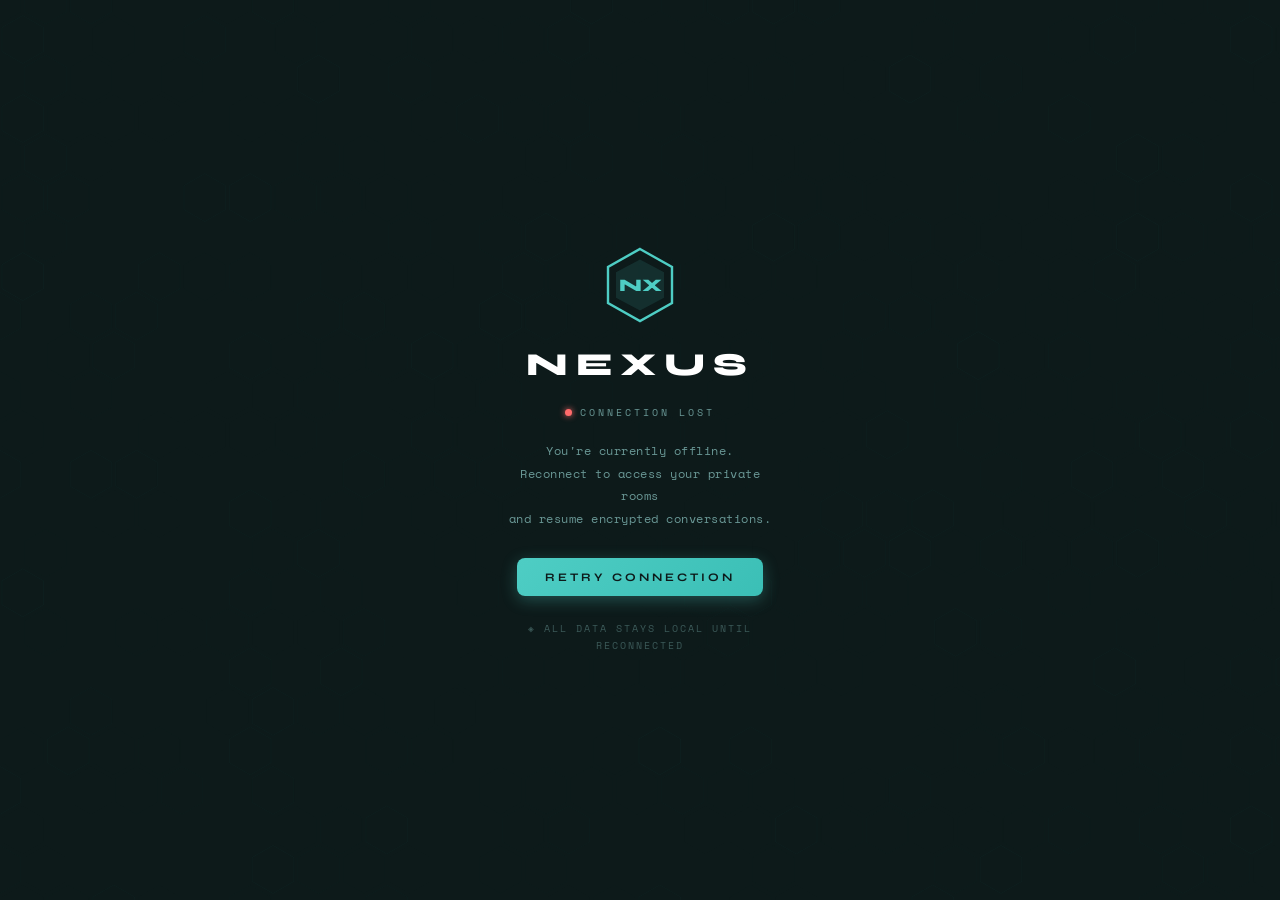
<file: offline.html>
<!DOCTYPE html>
<html lang="en">
<head>
  <meta charset="UTF-8" />
  <meta name="viewport" content="width=device-width, initial-scale=1.0, maximum-scale=1.0, user-scalable=no" />
  <title>NEXUS · Offline</title>
  <meta name="theme-color" content="#0d1a1a" />
  <link rel="preconnect" href="https://fonts.googleapis.com" />
  <link href="https://fonts.googleapis.com/css2?family=Space+Mono:wght@400;700&family=Syne:wght@700;800&display=swap" rel="stylesheet" />
  <style>
    :root {
      --teal: #4ecdc4;
      --bg:   #0d1a1a;
      --text: #cce8e6;
      --text2: #6a9896;
    }
    *, *::before, *::after { box-sizing: border-box; margin: 0; padding: 0; }
    html, body {
      height: 100%; background: var(--bg); color: var(--text);
      font-family: 'Space Mono', monospace;
      display: flex; align-items: center; justify-content: center;
      overflow: hidden;
    }

    /* Animated hex grid */
    canvas {
      position: fixed; inset: 0; width: 100%; height: 100%;
      opacity: 0.3; z-index: 0;
    }

    .wrap {
      position: relative; z-index: 1;
      display: flex; flex-direction: column; align-items: center;
      gap: 20px; text-align: center; padding: 32px;
      animation: fade-up 0.6s ease both;
    }
    @keyframes fade-up { from{opacity:0;transform:translateY(20px)} to{opacity:1;transform:none} }

    .hex-icon {
      width: 80px; height: 80px;
      animation: hex-glow 2.5s ease-in-out infinite;
    }
    @keyframes hex-glow {
      0%,100% { filter: drop-shadow(0 0 8px rgba(78,205,196,0.4)); }
      50%      { filter: drop-shadow(0 0 20px rgba(78,205,196,0.9)); }
    }
    .hex-icon svg { width: 100%; height: 100%; }

    h1 {
      font-family: 'Syne', sans-serif;
      font-size: 2rem; font-weight: 800; letter-spacing: 8px; color: #fff;
    }

    .status-row {
      display: flex; align-items: center; gap: 8px;
      font-size: 0.65rem; letter-spacing: 3px; color: var(--text2);
    }
    .status-dot {
      width: 7px; height: 7px; border-radius: 50%;
      background: #ff6b6b; box-shadow: 0 0 6px #ff6b6b;
      animation: blink 1.5s ease-in-out infinite;
    }
    @keyframes blink { 0%,100%{opacity:1} 50%{opacity:0.3} }

    p {
      font-size: 0.78rem; color: var(--text2);
      line-height: 1.8; max-width: 280px; letter-spacing: 0.5px;
    }

    .retry-btn {
      margin-top: 8px; padding: 12px 28px;
      background: linear-gradient(135deg, var(--teal), #3bbfb6);
      border: none; border-radius: 8px;
      color: var(--bg); font-family: 'Syne', sans-serif;
      font-size: 0.72rem; font-weight: 700; letter-spacing: 3px;
      cursor: pointer; transition: all 0.2s;
      box-shadow: 0 4px 16px rgba(78,205,196,0.3);
    }
    .retry-btn:hover { transform: translateY(-1px); box-shadow: 0 6px 22px rgba(78,205,196,0.45); }
    .retry-btn:active { transform: scale(0.97); }

    .enc-note {
      font-size: 0.6rem; color: var(--text2); opacity: 0.5;
      letter-spacing: 2px; margin-top: 4px;
    }
  </style>
</head>
<body>

<canvas id="c"></canvas>

<div class="wrap">
  <div class="hex-icon">
    <svg viewBox="0 0 100 100" fill="none">
      <polygon points="50,5 90,27.5 90,72.5 50,95 10,72.5 10,27.5"
               stroke="var(--teal)" stroke-width="3" fill="none"/>
      <polygon points="50,18 80,34 80,66 50,82 20,66 20,34"
               fill="var(--teal)" opacity="0.12"/>
      <text x="50" y="58" text-anchor="middle"
            font-family="Syne" font-weight="800" font-size="22" fill="var(--teal)">NX</text>
    </svg>
  </div>

  <h1>NEXUS</h1>

  <div class="status-row">
    <div class="status-dot"></div>
    <span>CONNECTION LOST</span>
  </div>

  <p>
    You're currently offline.<br/>
    Reconnect to access your private rooms<br/>
    and resume encrypted conversations.
  </p>

  <button class="retry-btn" onclick="window.location.reload()">
    RETRY CONNECTION
  </button>

  <p class="enc-note">◈ ALL DATA STAYS LOCAL UNTIL RECONNECTED</p>
</div>

<script>
  // Mini hex canvas (same as splash background)
  (function() {
    const canvas = document.getElementById('c');
    const ctx    = canvas.getContext('2d');
    let W, H, hexes = [];

    function resize() {
      W = canvas.width  = canvas.offsetWidth;
      H = canvas.height = canvas.offsetHeight;
      build();
    }

    function build() {
      hexes = [];
      const size = 26, dx = size * 1.75, dy = size * 1.52;
      for (let row = -1; row < H / dy + 2; row++) {
        for (let col = -1; col < W / dx + 2; col++) {
          hexes.push({
            x: col * dx + (row % 2 === 0 ? 0 : dx / 2),
            y: row * dy,
            alpha: Math.random() * 0.1 + 0.02,
            phase: Math.random() * Math.PI * 2,
            speed: 0.003 + Math.random() * 0.004,
          });
        }
      }
    }

    function hexPath(x, y, r) {
      ctx.beginPath();
      for (let i = 0; i < 6; i++) {
        const a = Math.PI / 180 * (60 * i - 30);
        i === 0
          ? ctx.moveTo(x + r * Math.cos(a), y + r * Math.sin(a))
          : ctx.lineTo(x + r * Math.cos(a), y + r * Math.sin(a));
      }
      ctx.closePath();
    }

    function draw() {
      ctx.clearRect(0, 0, W, H);
      hexes.forEach(h => {
        h.phase += h.speed;
        const a = h.alpha * (0.5 + 0.5 * Math.sin(h.phase));
        ctx.strokeStyle = `rgba(78,205,196,${a})`;
        ctx.lineWidth = 0.8;
        hexPath(h.x, h.y, 24);
        ctx.stroke();
      });
      requestAnimationFrame(draw);
    }

    resize();
    window.addEventListener('resize', resize);
    requestAnimationFrame(draw);

    // Auto-retry when back online
    window.addEventListener('online', () => window.location.reload());
  })();
</script>
</body>
</html>
</file>
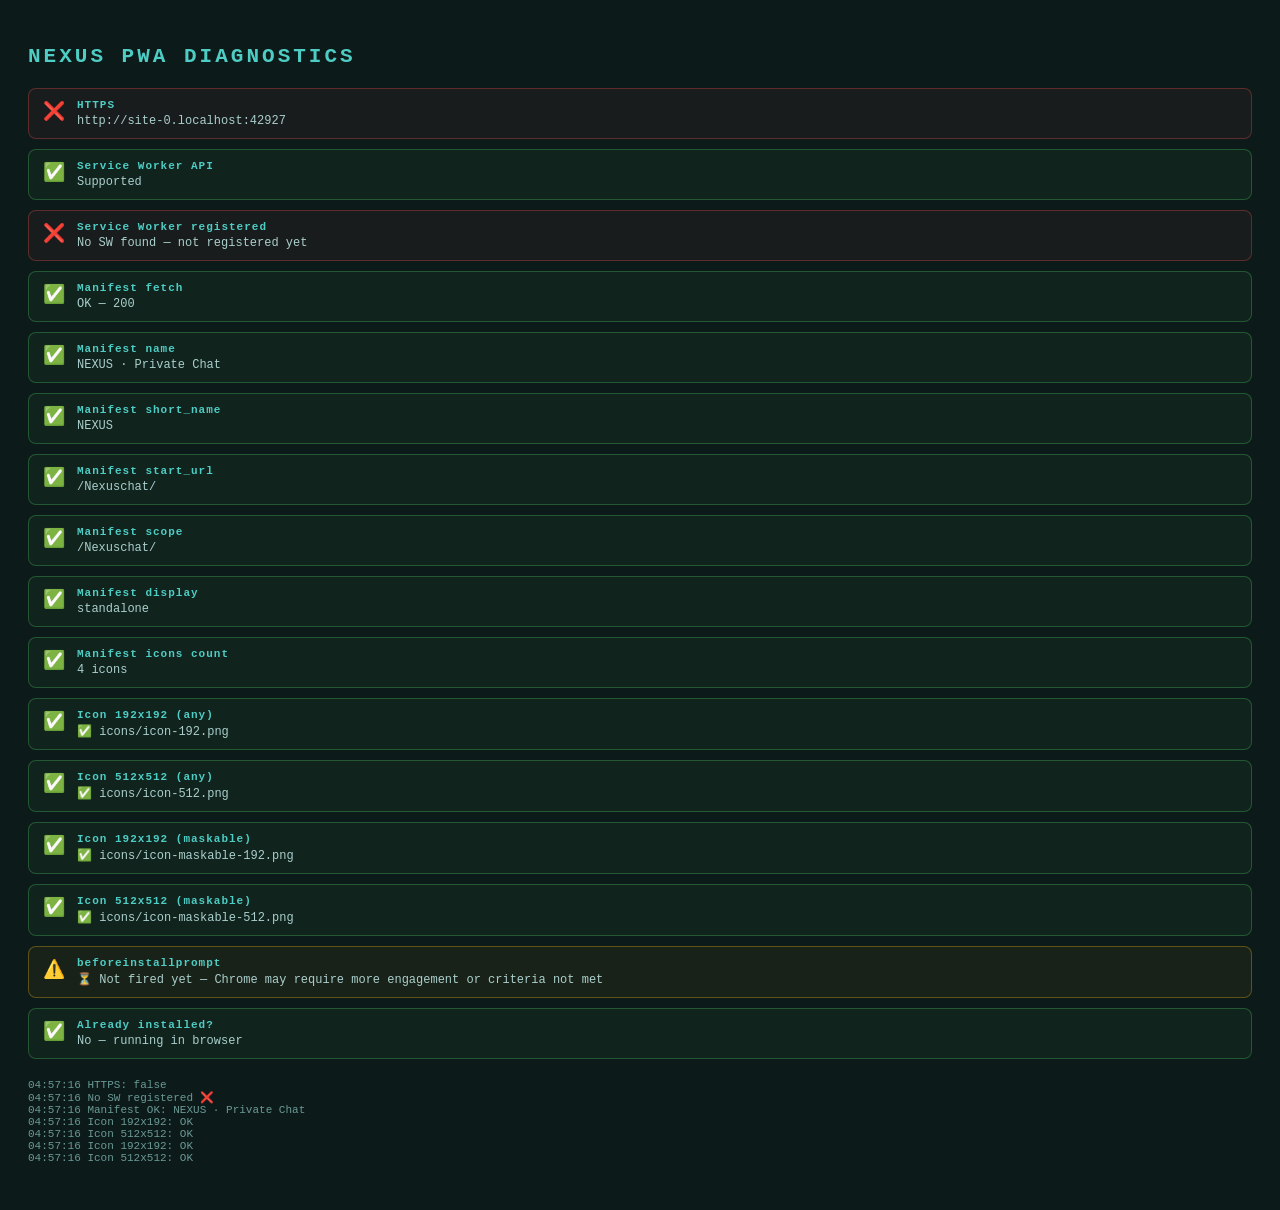
<file: pwa-check.html>
<!DOCTYPE html>
<html lang="en">
<head>
<meta charset="UTF-8"/>
<meta name="viewport" content="width=device-width,initial-scale=1"/>
<title>NEXUS PWA Diagnostics</title>
<style>
  body { font-family: monospace; background: #0d1a1a; color: #cce8e6; padding: 20px; font-size: 14px; }
  h2   { color: #4ecdc4; letter-spacing: 3px; margin-bottom: 20px; }
  .row { display: flex; align-items: flex-start; gap: 12px; margin: 10px 0; padding: 10px 14px; border-radius: 8px; background: rgba(78,205,196,0.05); border: 1px solid rgba(78,205,196,0.1); }
  .icon { font-size: 18px; flex-shrink: 0; margin-top: 1px; }
  .label { color: #4ecdc4; font-weight: bold; font-size: 11px; letter-spacing: 1px; margin-bottom: 3px; }
  .val  { color: #aacfcc; font-size: 12px; word-break: break-all; }
  .pass { border-color: rgba(81,207,102,0.3); background: rgba(81,207,102,0.05); }
  .fail { border-color: rgba(255,80,80,0.3);  background: rgba(255,80,80,0.05); }
  .warn { border-color: rgba(252,196,25,0.3); background: rgba(252,196,25,0.05); }
  button { margin-top: 20px; padding: 12px 24px; background: #4ecdc4; color: #0d1a1a; border: none; border-radius: 8px; font-family: monospace; font-weight: bold; font-size: 13px; letter-spacing: 2px; cursor: pointer; }
  #prompt-result { margin-top: 12px; padding: 10px; border-radius: 8px; background: rgba(78,205,196,0.1); display: none; }
  #log { margin-top: 20px; font-size: 11px; color: #6a9a96; white-space: pre-wrap; }
</style>
</head>
<body>
<h2>NEXUS PWA DIAGNOSTICS</h2>
<div id="results">Checking…</div>
<button onclick="triggerInstall()" id="install-btn" style="display:none">TAP TO INSTALL NOW</button>
<div id="prompt-result"></div>
<div id="log"></div>

<script>
const BASE = 'https://debguin1-alt.github.io/Nexuschat';
let _deferred = null;
const log = [];

window.addEventListener('beforeinstallprompt', e => {
  e.preventDefault();
  _deferred = e;
  addRow('beforeinstallprompt', '✅ Event fired — app is installable!', 'pass');
  document.getElementById('install-btn').style.display = 'block';
  logLine('beforeinstallprompt fired ✅');
});

window.addEventListener('appinstalled', () => {
  addRow('appinstalled', '✅ App installed successfully!', 'pass');
});

function logLine(msg) {
  log.push(new Date().toISOString().slice(11,19) + ' ' + msg);
  document.getElementById('log').textContent = log.join('\n');
}

function addRow(label, val, cls='') {
  const icon = cls === 'pass' ? '✅' : cls === 'fail' ? '❌' : '⚠️';
  const div = document.createElement('div');
  div.className = 'row ' + cls;
  div.innerHTML = `<div class="icon">${icon}</div><div><div class="label">${label}</div><div class="val">${val}</div></div>`;
  document.getElementById('results').appendChild(div);
}

async function check() {
  document.getElementById('results').innerHTML = '';

  // 1. HTTPS
  const isHttps = location.protocol === 'https:';
  addRow('HTTPS', location.protocol + '//' + location.host, isHttps ? 'pass' : 'fail');
  logLine('HTTPS: ' + isHttps);

  // 2. Service Worker support
  const swSupport = 'serviceWorker' in navigator;
  addRow('Service Worker API', swSupport ? 'Supported' : 'NOT supported', swSupport ? 'pass' : 'fail');

  // 3. Service Worker registered
  if (swSupport) {
    try {
      const reg = await navigator.serviceWorker.getRegistration();
      if (reg) {
        addRow('Service Worker registered', reg.scope, 'pass');
        logLine('SW scope: ' + reg.scope);
        const state = reg.installing ? 'installing' : reg.waiting ? 'waiting' : reg.active ? 'active' : 'none';
        addRow('Service Worker state', state, state === 'active' ? 'pass' : 'warn');
      } else {
        addRow('Service Worker registered', 'No SW found — not registered yet', 'fail');
        logLine('No SW registered ❌');
      }
    } catch(e) { addRow('Service Worker', 'Error: ' + e.message, 'fail'); }
  }

  // 4. Manifest fetch
  try {
    const r = await fetch(BASE + '/manifest.json');
    if (r.ok) {
      const m = await r.json();
      addRow('Manifest fetch', 'OK — ' + r.status, 'pass');
      addRow('Manifest name', m.name || '❌ MISSING', m.name ? 'pass' : 'fail');
      addRow('Manifest short_name', m.short_name || '❌ MISSING', m.short_name ? 'pass' : 'fail');
      addRow('Manifest start_url', m.start_url || '❌ MISSING', m.start_url ? 'pass' : 'fail');
      addRow('Manifest scope', m.scope || '❌ MISSING', m.scope ? 'pass' : 'fail');
      addRow('Manifest display', m.display || '❌ MISSING', m.display === 'standalone' ? 'pass' : 'warn');
      addRow('Manifest icons count', (m.icons?.length || 0) + ' icons', (m.icons?.length >= 2) ? 'pass' : 'fail');
      logLine('Manifest OK: ' + m.name);

      // 5. Check each icon
      if (m.icons) {
        for (const icon of m.icons) {
          try {
            const ir = await fetch(icon.src, { method: 'HEAD' });
            addRow('Icon ' + icon.sizes + ' (' + icon.purpose + ')', ir.ok ? '✅ ' + icon.src : '❌ 404 — NOT FOUND', ir.ok ? 'pass' : 'fail');
            logLine('Icon ' + icon.sizes + ': ' + (ir.ok ? 'OK' : '404 ❌'));
          } catch(e) {
            addRow('Icon ' + icon.sizes, '❌ Fetch failed: ' + e.message, 'fail');
          }
        }
      }
    } else {
      addRow('Manifest fetch', '❌ HTTP ' + r.status + ' — manifest not found!', 'fail');
      logLine('Manifest 404 ❌');
    }
  } catch(e) {
    addRow('Manifest fetch', '❌ Failed: ' + e.message, 'fail');
  }

  // 6. beforeinstallprompt — already listened above
  addRow('beforeinstallprompt', _deferred ? '✅ Fired' : '⏳ Not fired yet — Chrome may require more engagement or criteria not met', _deferred ? 'pass' : 'warn');

  // 7. Standalone check
  const isStandalone = window.matchMedia('(display-mode: standalone)').matches || navigator.standalone;
  addRow('Already installed?', isStandalone ? 'Yes — running as PWA' : 'No — running in browser', isStandalone ? 'warn' : 'pass');
}

async function triggerInstall() {
  if (!_deferred) { alert('Install prompt not available yet'); return; }
  _deferred.prompt();
  const choice = await _deferred.userChoice;
  const r = document.getElementById('prompt-result');
  r.style.display = 'block';
  r.textContent = 'User choice: ' + choice.outcome;
  _deferred = null;
}

check();
</script>
</body>
</html>
</file>
